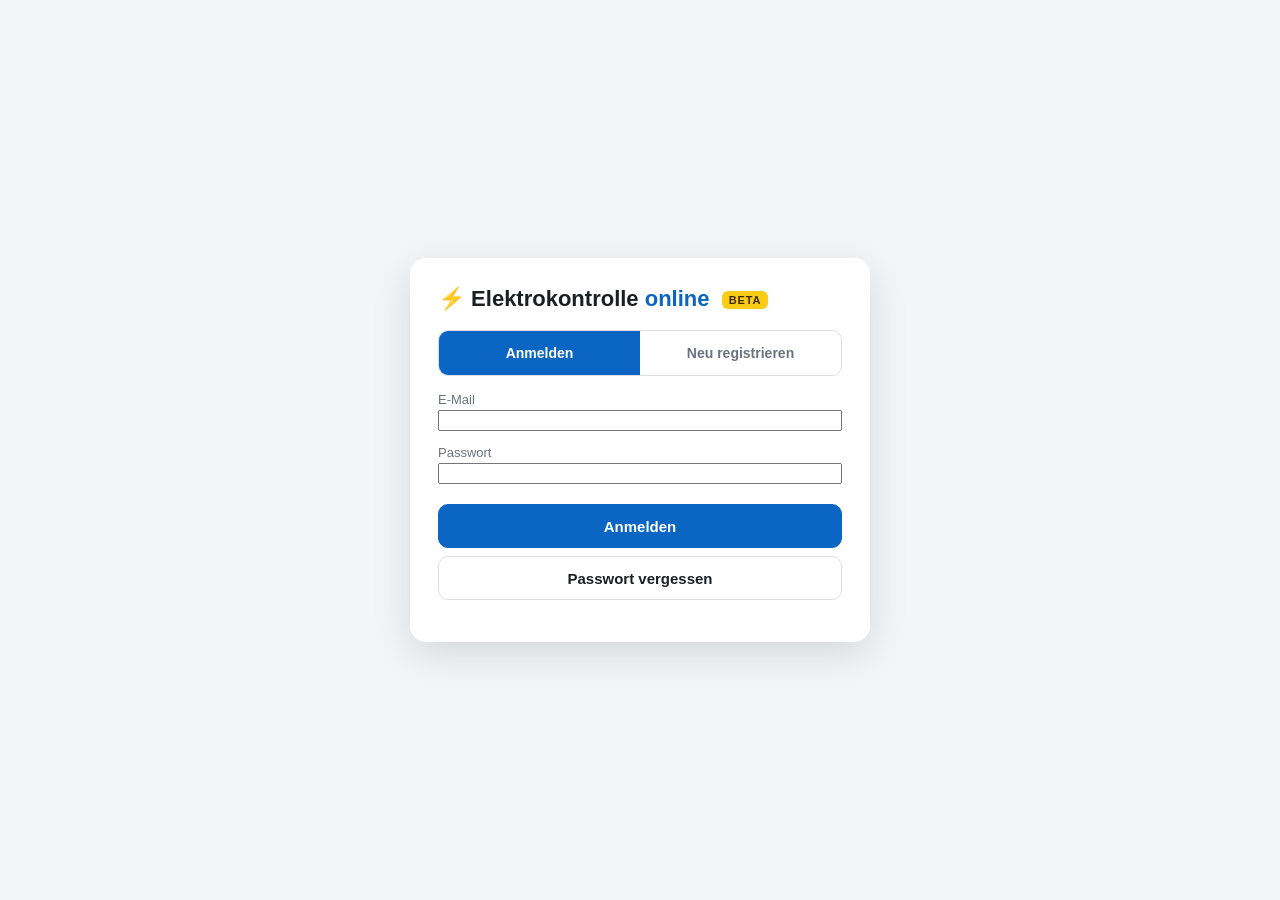
<file: index.html>
<!DOCTYPE html>
<html lang="de">
<head>
<meta charset="utf-8">
<meta name="viewport" content="width=device-width, initial-scale=1, viewport-fit=cover">
<meta name="apple-mobile-web-app-capable" content="yes">
<meta name="apple-mobile-web-app-status-bar-style" content="black-translucent">
<title>Elektrokontrolle online</title>
<link rel="manifest" href="manifest.webmanifest">
<link rel="apple-touch-icon" href="icon-180.png">
<link rel="stylesheet" href="app.css">
</head>
<body>

<!-- Anmeldung -->
<div id="auth" class="authwrap">
  <div class="authbox">
    <h1>⚡ Elektrokontrolle <span>online</span> <b class="beta">BETA</b></h1>

    <div id="authtabs" class="typtoggle">
      <button class="t_login on">Anmelden</button>
      <button class="t_reg">Neu registrieren</button>
    </div>

    <form id="loginform" autocomplete="on">
      <label class="f">E-Mail</label>
      <input type="email" id="l_mail" autocomplete="username" inputmode="email" autocapitalize="none" required>
      <label class="f">Passwort</label>
      <input type="password" id="l_pw" autocomplete="current-password" required>
      <button class="btn primary wide" type="submit">Anmelden</button>
      <button class="btn wide" type="button" id="l_forgot" style="margin-top:8px">Passwort vergessen</button>
    </form>

    <form id="regform" style="display:none" autocomplete="on">
      <label class="f">Firmen-Code <span class="hint" style="display:inline">– erhältst du von deinem Vorgesetzten</span></label>
      <input type="text" id="r_code" autocapitalize="characters" required>
      <div class="row">
        <div class="narrow" style="flex:0 0 110px"><label class="f">Kürzel</label><input type="text" id="r_kuerzel" autocapitalize="characters" maxlength="4" required></div>
        <div><label class="f">Vor- und Nachname</label><input type="text" id="r_name" autocomplete="name" required></div>
      </div>
      <label class="f">E-Mail</label>
      <input type="email" id="r_mail" autocomplete="username" inputmode="email" autocapitalize="none" required>
      <label class="f">Passwort <span class="hint" style="display:inline">– mindestens 8 Zeichen</span></label>
      <input type="password" id="r_pw" autocomplete="new-password" minlength="8" required>
      <button class="btn primary wide" type="submit">Registrieren</button>
    </form>

    <div id="authmsg" class="authmsg"></div>
  </div>
</div>

<!-- Anwendung -->
<div id="app" style="display:none">
  <div id="topbar">
    <div class="brand">⚡ Elektrokontrolle <span>online</span> <b class="beta">BETA</b></div>
    <div id="ctxtitle"></div>
    <div id="netstate" title="Verbindung"></div>
    <div id="savestate"></div>
    <button id="fsbtn" class="iconbtn" title="Vollbild">⛶</button>
    <button id="userbtn" class="iconbtn" title="Konto"></button>
  </div>

  <div id="view"></div>

  <div id="tabbar">
    <button data-view="kontrollen" class="active"><span>🏠</span>Start</button>
    <button data-view="kunde"><span>👤</span>Kunde</button>
    <button data-view="uv"><span>🔌</span>Anlagen</button>
    <button data-view="sicht"><span>👁</span>Sichtkontrolle</button>
    <button data-view="fill"><span>⚡</span>Ausfüllen</button>
    <button data-view="mess"><span>📋</span>Messen</button>
    <button data-view="maengel"><span>⚠️</span>Mängel</button>
    <button data-view="export"><span>📤</span>Abschluss</button>
    <button data-view="settings"><span>⚙️</span>Optionen</button>
  </div>
</div>

<div id="printarea"></div>

<script src="config.js"></script>
<script src="supabase.js"></script>
<script src="jspdf.min.js"></script>
<script src="qrcode.min.js"></script>
<script src="behebungspdf.js"></script>
<script src="app.js"></script>
</body>
</html>
</file>
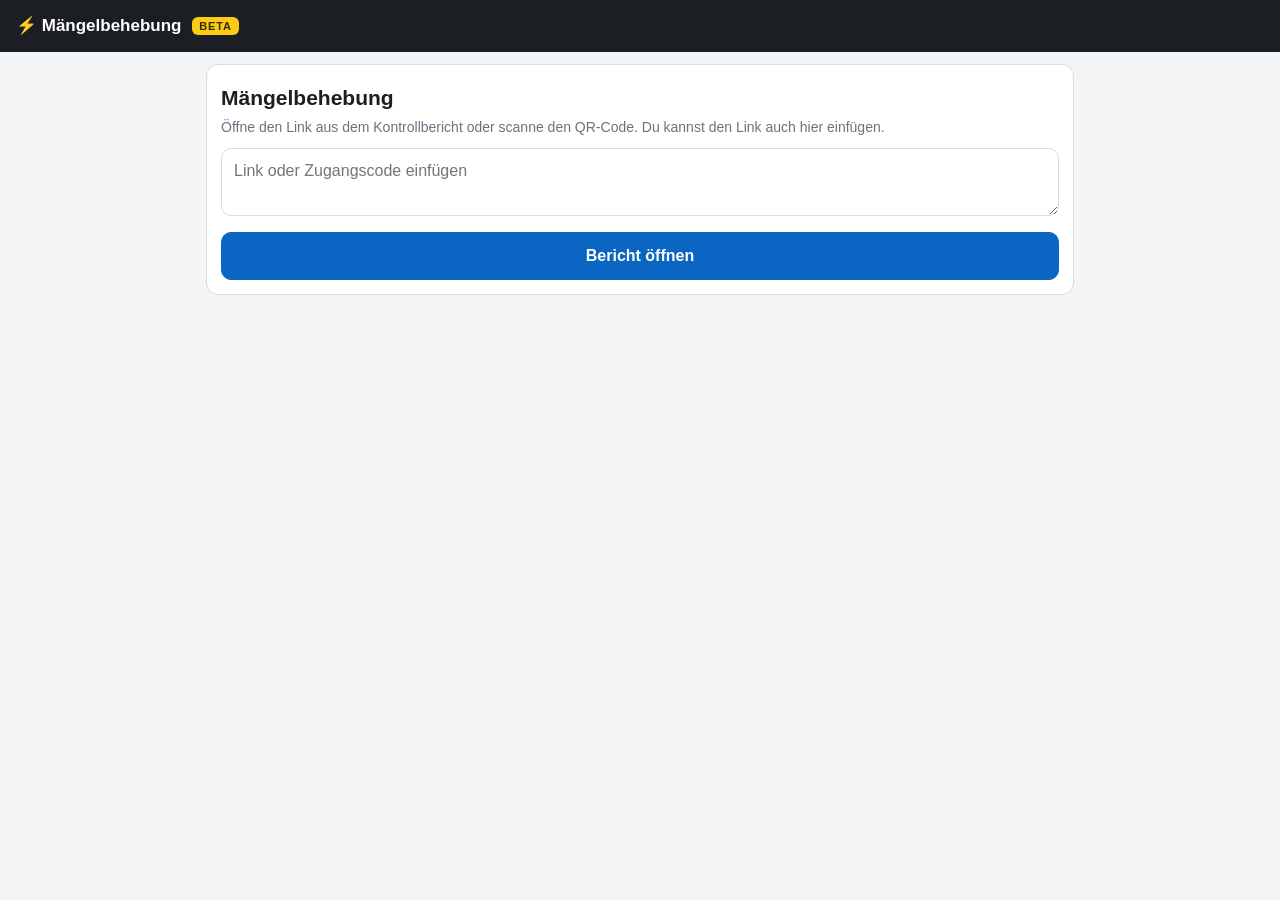
<file: behebung/index.html>
<!DOCTYPE html>
<html lang="de">
<head>
<meta charset="utf-8">
<meta name="viewport" content="width=device-width, initial-scale=1, viewport-fit=cover">
<meta name="robots" content="noindex, nofollow">
<meta name="referrer" content="no-referrer">
<meta name="theme-color" content="#1b1e23">
<title>Mängelbehebung</title>
<link rel="apple-touch-icon" href="../icon-180.png">
<link rel="stylesheet" href="behebung.css?v=5">
</head>
<body>

<header id="kopf">
  <div class="titel">⚡ Mängelbehebung <b class="beta">BETA</b></div>
  <div id="speicherstand" class="stand"></div>
</header>

<div id="offline" class="banner warn" hidden>⚡ <b>Keine Verbindung.</b> Eingaben sind gesperrt, bis die
  Verbindung zurück ist – sonst gingen sie verloren.</div>

<main id="inhalt">
  <div class="leer">Bericht wird geladen …</div>
</main>

<!-- Vollbild-Ansicht der Fotos -->
<div id="bildansicht" hidden>
  <div class="bv-leiste">
    <span id="bv-zahl"></span>
    <span id="bv-titel"></span>
    <button id="bv-zu" aria-label="Schliessen">✕</button>
  </div>
  <div id="bv-buehne"><img id="bv-bild" alt=""></div>
  <button id="bv-zurueck" class="bv-pfeil" aria-label="Vorheriges Foto">‹</button>
  <button id="bv-weiter" class="bv-pfeil" aria-label="Nächstes Foto">›</button>
</div>

<!-- ?v=… bei jeder neuen Fassung hochzählen: sonst liefert der Browser bis zu 10 Min. die alte Datei -->
<script src="../config.js"></script>
<script src="../jspdf.min.js"></script>
<script src="../behebungspdf.js?v=2"></script>
<script src="behebung.js?v=4"></script>
</body>
</html>
</file>
<file: app.css>
:root {
  --bg: #f4f5f7;
  --card: #ffffff;
  --ink: #1b1e23;
  --muted: #6b7280;
  --accent: #0a66c2;
  --accent-ink: #ffffff;
  --warn: #b45309;
  --danger: #b91c1c;
  --ok: #15803d;
  --line: #d9dce1;
  --yellow: #f6c500;
  --tab-h: 64px;
  --top-h: 52px;
}

* { box-sizing: border-box; touch-action: manipulation; }
html, body { margin: 0; padding: 0; }
body {
  font-family: -apple-system, "Helvetica Neue", Arial, sans-serif;
  background: var(--bg);
  color: var(--ink);
  -webkit-text-size-adjust: 100%;
}

#topbar {
  position: fixed; top: 0; left: 0; right: 0; height: calc(var(--top-h) + env(safe-area-inset-top));
  padding-top: env(safe-area-inset-top);
  background: #1b1e23; color: #fff;
  display: flex; align-items: center; gap: 12px;
  padding-left: 16px; padding-right: 16px;
  z-index: 50;
}
#apptitle { font-weight: 700; font-size: 17px; white-space: nowrap; }
#ctxtitle { flex: 1; font-size: 15px; color: #cbd2da; overflow: hidden; text-overflow: ellipsis; white-space: nowrap; }
#savestate { font-size: 13px; padding: 4px 10px; border-radius: 999px; background: #24406b; white-space: nowrap; }
#savestate.saved { background: #14532d; }
#savestate.saving { background: #92610a; }
#fsbtn {
  border: 1px solid #3a3f47; background: none; color: #cbd2da; cursor: pointer;
  font-size: 18px; line-height: 1; width: 36px; height: 36px; border-radius: 8px;
  flex: 0 0 auto; padding: 0;
}
#fsbtn.active { background: #24406b; color: #fff; }

#view {
  padding: calc(var(--top-h) + env(safe-area-inset-top) + 12px) 14px calc(var(--tab-h) + env(safe-area-inset-bottom) + 16px);
  max-width: 1200px; margin: 0 auto;
}

#tabbar {
  position: fixed; bottom: 0; left: 0; right: 0;
  height: calc(var(--tab-h) + env(safe-area-inset-bottom));
  padding-bottom: env(safe-area-inset-bottom);
  background: #ffffff; border-top: 1px solid var(--line);
  display: flex; z-index: 50;
}
#tabbar button {
  flex: 1; border: none; background: none; font-size: 11px; color: var(--muted);
  display: flex; flex-direction: column; align-items: center; justify-content: center; gap: 2px;
  padding: 6px 2px; cursor: pointer; font-family: inherit;
}
#tabbar button .ico { font-size: 20px; }
#tabbar button.active { color: var(--accent); font-weight: 700; }
#tabbar button:disabled { opacity: 0.35; }

h2 { font-size: 20px; margin: 6px 0 12px; }
h3 { font-size: 16px; margin: 18px 0 8px; }

.card {
  background: var(--card); border: 1px solid var(--line); border-radius: 12px;
  padding: 14px; margin-bottom: 14px;
}
.hint { font-size: 13px; color: var(--muted); margin: 6px 0; line-height: 1.45; }
.warntext { color: var(--warn); }

label.f { display: block; font-size: 13px; color: var(--muted); margin: 10px 0 3px; }
input[type=text], input[type=number], input[type=date], textarea, select {
  width: 100%; font-size: 16px; font-family: inherit; color: var(--ink);
  padding: 10px 12px; border: 1px solid var(--line); border-radius: 8px; background: #fff;
}
textarea { min-height: 90px; }
input:focus, textarea:focus, select:focus { outline: 2px solid var(--accent); border-color: var(--accent); }

.row { display: flex; gap: 10px; flex-wrap: wrap; }
.row > * { flex: 1; min-width: 140px; }
.row > .narrow { flex: 0 0 110px; min-width: 90px; }

button.btn {
  font-family: inherit; font-size: 15px; font-weight: 600;
  padding: 11px 16px; border-radius: 10px; border: 1px solid var(--line);
  background: #fff; color: var(--ink); cursor: pointer; min-height: 44px;
}
button.btn.primary { background: var(--accent); color: var(--accent-ink); border-color: var(--accent); }
button.btn.danger { color: var(--danger); border-color: #f3c1c1; }
button.btn.small { padding: 7px 12px; min-height: 36px; font-size: 14px; }
.btnrow { display: flex; gap: 10px; flex-wrap: wrap; margin: 10px 0; }

.chips { display: flex; gap: 8px; flex-wrap: wrap; margin: 8px 0 14px; }
.chip {
  font-family: inherit; font-size: 14px; font-weight: 600; cursor: pointer;
  padding: 9px 14px; border-radius: 999px; border: 1px solid var(--line); background: #fff; color: var(--ink);
  min-height: 40px;
}
.chip.active { background: var(--accent); border-color: var(--accent); color: #fff; }
.chip.add { border-style: dashed; color: var(--accent); }

/* Gruppen-Editor */
.gruppenrow { display: flex; gap: 8px; align-items: center; margin-bottom: 8px; }
.gruppenrow input.nr { flex: 0 0 90px; }
.gruppenrow input.bez { flex: 1; }
.gruppenrow button { flex: 0 0 auto; }
.iconbtn {
  font-family: inherit; border: 1px solid var(--line); background: #fff; border-radius: 8px;
  width: 40px; height: 40px; font-size: 16px; cursor: pointer;
}
.zuleitung-tag { font-size: 11px; font-weight: 700; color: #7c5e00; background: #fdf0bd; border-radius: 6px; padding: 3px 8px; }

/* Ausfüllen */
.filllayout { display: flex; gap: 14px; align-items: flex-start; }
.fillleft { flex: 0 0 320px; max-width: 45%; }
.fillright { flex: 1; position: sticky; top: calc(var(--top-h) + env(safe-area-inset-top) + 10px); }
.fillgroup {
  display: block; width: 100%; text-align: left; font-family: inherit; cursor: pointer;
  border: 1px solid var(--line); background: #fff; border-radius: 10px;
  padding: 10px 12px; margin-bottom: 8px; font-size: 14px;
}
.fillgroup.active { outline: 3px solid var(--accent); }
.fillgroup .gnr { font-weight: 700; margin-right: 8px; }
.fillgroup .gsum { display: block; color: var(--muted); font-size: 12.5px; margin-top: 3px; }
.fillgroup .gsum.done { color: var(--ok); font-weight: 600; }
.optlabel { font-size: 13px; font-weight: 700; color: var(--muted); margin: 12px 0 6px; text-transform: uppercase; letter-spacing: 0.4px; }
.optbtns { display: flex; flex-wrap: wrap; gap: 8px; }
.optbtns button {
  font-family: inherit; font-size: 15px; font-weight: 600; cursor: pointer;
  min-width: 58px; min-height: 46px; padding: 8px 12px;
  border: 1px solid var(--line); border-radius: 10px; background: #fff;
}
.optbtns button.sel { background: var(--yellow); border-color: #c9a200; }

/* Messtabelle: volle Bildschirmbreite, nur vertikal scrollen, Kopf bleibt stehen */
.tablewrap {
  overflow-y: auto; overflow-x: hidden; -webkit-overflow-scrolling: touch;
  border: 1px solid var(--line); border-radius: 10px; background: #fff;
  max-height: calc(100vh - var(--top-h) - var(--tab-h) - env(safe-area-inset-top) - env(safe-area-inset-bottom) - 190px);
}
table.mess { border-collapse: collapse; font-size: 13px; width: 100%; table-layout: fixed; }
table.mess th, table.mess td { border: 1px solid #e5e7eb; padding: 0; text-align: center; overflow: hidden; }
table.mess th {
  background: #eef1f5; font-size: 10px; line-height: 1.2; padding: 6px 2px;
  position: sticky; top: 0; z-index: 2; word-wrap: break-word; hyphens: auto;
}
table.mess td input {
  border: none; border-radius: 0; width: 100%; font-size: 13px; padding: 11px 2px; text-align: center; background: transparent;
}
table.mess td.wide input { text-align: left; padding-left: 5px; }
/* Bezeichnung bricht um und wächst mit dem Text */
table.mess td textarea {
  display: block; border: none; border-radius: 0; width: 100%; min-height: 0; resize: none; overflow: hidden;
  font: inherit; font-size: 13px; line-height: 1.3; padding: 11px 2px 11px 5px; text-align: left;
  background: transparent; white-space: pre-wrap; word-wrap: break-word;
}
/* Messen: Anlagen-Chips schiebbar, CSV-Knopf bleibt rechts stehen */
.messkopf { display: flex; align-items: center; gap: 10px; margin: 8px 0 14px; }
.messkopf .chips { flex: 1 1 auto; min-width: 0; margin: 0; flex-wrap: nowrap; overflow-x: auto;
  -webkit-overflow-scrolling: touch; scrollbar-width: none; padding: 2px 0; }
.messkopf .chips::-webkit-scrollbar { display: none; }
.messkopf .chip { flex: 0 0 auto; white-space: nowrap; }
.messkopf #mess_csv { flex: 0 0 auto; white-space: nowrap; }
table.mess tr.zuleitung { background: #fdf6d8; }

/* Mängel */
.mangelcard { border-left: 5px solid var(--warn); }
.mangelcard.infocard { border-left-color: var(--accent); }
.typtoggle { display: flex; border: 1px solid var(--line); border-radius: 10px; overflow: hidden; }
.typtoggle button {
  font-family: inherit; font-size: 14px; font-weight: 600; cursor: pointer;
  padding: 10px 14px; border: none; background: #fff; color: var(--muted); min-height: 44px;
}
.typtoggle button.on { background: var(--warn); color: #fff; }
.typtoggle button.t_info.on { background: var(--accent); }
.fotothumbs { display: flex; gap: 10px; flex-wrap: wrap; margin-top: 10px; }
.fotothumbs .thumb { position: relative; }
.fotothumbs img { width: 110px; height: 110px; object-fit: cover; border-radius: 10px; border: 1px solid var(--line); }
.fotothumbs .del {
  position: absolute; top: -8px; right: -8px; width: 28px; height: 28px; border-radius: 50%;
  border: none; background: var(--danger); color: #fff; font-size: 14px; cursor: pointer;
}

.kcard { display: flex; align-items: center; gap: 12px; }
.kcard.done { border-left: 5px solid var(--ok); }
.statusbadge {
  font-size: 12px; font-weight: 700; padding: 3px 10px; border-radius: 999px;
  background: #e3ecf7; color: var(--accent); vertical-align: middle; white-space: nowrap;
}
.statusbadge.sb-done { background: #d9f2e0; color: var(--ok); }
.zdel {
  border: none; background: none; color: var(--danger); cursor: pointer;
  font-size: 13px; padding: 2px 6px; vertical-align: middle;
}
.kcard .kinfo { flex: 1; }
.kcard .kinfo .kt { font-weight: 700; font-size: 16px; }
.kcard .kinfo .ks { font-size: 13px; color: var(--muted); margin-top: 3px; }

.empty { text-align: center; color: var(--muted); padding: 40px 10px; font-size: 15px; }

/* Druck / Bericht */
#printarea { display: none; }
@media print {
  body > #topbar, body > #tabbar, body > #view { display: none !important; }
  #printarea { display: block; padding: 5mm; } /* Sync 1.3: 5 mm Rand rundum, sonst werden Linien abgeschnitten */
  body { background: #fff; }
}
#printarea .rpthead { border: 1px solid #000; padding: 4mm 5mm; margin-bottom: 6mm; }
#printarea .rpttitle { display: flex; justify-content: space-between; align-items: baseline; border-bottom: 1px solid #000; padding-bottom: 2mm; margin-bottom: 3mm; }
#printarea h1 { font-size: 17pt; margin: 0; }
#printarea .rptsection { font-size: 14pt; margin: 6mm 0 3mm; }
#printarea .rptuv { font-size: 11.5pt; margin: 5mm 0 2mm; border-bottom: 1px solid #999; padding-bottom: 1mm; }
#printarea table.rpt { width: 100%; border-collapse: collapse; font-size: 10.5pt; }
#printarea table.rpt td { padding: 1.2mm 2mm; vertical-align: top; }
#printarea table.rpt td.lbl { color: #555; width: 34mm; }
#printarea .mangel { padding: 2mm 0 3mm 6mm; margin-bottom: 3mm; page-break-inside: avoid; }
#printarea .mangel .mnr { font-weight: 700; font-size: 11.5pt; margin-bottom: 1.5mm; margin-left: -6mm; }
#printarea .mangel .mtext { font-size: 10.5pt; line-height: 1.4; }
#printarea .mangel img { max-width: 80mm; max-height: 80mm; margin: 2mm 2mm 0 0; border: 1px solid #aaa; }
#printarea .rptsig { display: flex; justify-content: space-between; margin: 10mm 4mm 0; font-size: 10.5pt; page-break-inside: avoid; }
#printarea .rptsig .sigline { display: inline-block; width: 50mm; border-bottom: 1px solid #000; }
#printarea .rptsig img.sigimg { height: 16mm; vertical-align: middle; margin-left: 3mm; }
#printarea .erledigung { border: 1px solid #888; padding: 3mm 4mm; margin-top: 8mm; font-size: 10pt; line-height: 1.45; page-break-inside: avoid; }
#printarea .signconfirm { margin-top: 4mm; page-break-inside: avoid; }
#printarea .signhead { font-weight: 700; font-size: 10.5pt; border: 1px solid #000; border-bottom: none; padding: 2mm 3mm; background: #eee; }
#printarea table.signtable { width: 100%; border-collapse: collapse; font-size: 9.5pt; }
#printarea table.signtable td { border: 1px solid #000; width: 33.3%; height: 26mm; vertical-align: top; padding: 2mm; color: #333; }

@media (max-width: 800px) {
  .filllayout { flex-direction: column; }
  .fillleft { flex: 1; max-width: none; width: 100%; }
  .fillright { position: static; width: 100%; }
  #tabbar button { font-size: 10px; }
}

/* ---- Sync 1.1: Check-out, Nur-Ansicht, Suche & Import ---- */

.overlay { position: fixed; inset: 0; background: rgba(15, 23, 42, .5); display: flex; align-items: center; justify-content: center; z-index: 200; padding: 20px; }
.dialog { background: var(--card, #fff); border-radius: 14px; padding: 20px 22px; max-width: 500px; width: 100%; box-shadow: 0 14px 44px rgba(0, 0, 0, .3); }
.dialog h3 { margin: 0 0 10px; }
.dialog .dlgtext { margin-bottom: 16px; line-height: 1.45; }
.dialog .btnrow { gap: 8px; }

.robanner { background: #fff4dd; border: 1px solid #e3ab4a; color: #6e4a00; border-radius: 10px; padding: 10px 14px; margin-bottom: 14px; font-size: 14px; }

.okbanner { background: #e7f6e7; border: 1px solid #57a05a; color: #1d5220; border-radius: 10px; padding: 10px 14px; margin-bottom: 14px; font-size: 14px; }

/* Sync 1.3: Notizen (nur intern) – graue Karte */
.mangelcard.notizcard { border-left: 5px solid #9aa3af; background: #f6f7f9; }

/* Sync 1.3: Kürzel-Verzeichnis in den Optionen */
.vchip { display: inline-flex; align-items: center; gap: 6px; cursor: default; }
.vchip .vdel { border: none; background: none; color: #c0392b; cursor: pointer; font-size: 14px; padding: 0 2px; line-height: 1; }

.statusbadge.sb-lock { background: #e3ab4a; color: #402d00; }
.statusbadge.sb-me { background: var(--accent, #2f6fed); color: #fff; }

details#suchmenu summary { cursor: pointer; font-weight: 600; font-size: 16px; }
details#suchmenu[open] summary { margin-bottom: 10px; }

/* ---- Online-Plattform: Anmeldung, Verwaltung, Unterschrift ---- */

.authwrap { min-height: 100vh; display: flex; align-items: center; justify-content: center; padding: 20px; background: var(--bg, #f1f5f9); }
.authbox { background: #fff; border-radius: 16px; padding: 28px; max-width: 460px; width: 100%; box-shadow: 0 12px 40px rgba(0,0,0,.12); }
.authbox h1 { font-size: 22px; margin: 0 0 18px; }
.authbox h1 span { color: var(--accent, #2f6fed); }
.authbox .typtoggle { margin-bottom: 16px; }
.authbox input { margin-bottom: 4px; }
.btn.wide { width: 100%; justify-content: center; margin-top: 16px; }
.authmsg { margin-top: 14px; font-size: 14px; line-height: 1.45; }
.authmsg.fehler { color: #b3261e; }
.authmsg.ok { color: #1d5220; }

#netstate { font-size: 12px; color: #fbbf24; margin-left: 8px; }
#netstate.offline { font-weight: 700; }

.codebox { font-family: ui-monospace, Menlo, monospace; font-size: 20px; letter-spacing: 1px;
  background: #f1f5f9; border: 1px dashed #94a3b8; border-radius: 10px; padding: 12px 16px; margin: 8px 0; text-align: center; }

.sigpreview { border: 1px dashed var(--line, #cbd5e1); border-radius: 10px; padding: 8px; background: #fff; max-width: 340px; }
.sigpreview img { max-width: 100%; max-height: 110px; display: block; }
.sigdialog { max-width: 620px; }
.sigcanvas { width: 100%; height: 220px; border: 1px solid var(--line, #cbd5e1); border-radius: 10px;
  background: #fff; touch-action: none; display: block; margin-bottom: 12px; }

.kcard select.rollewahl { flex: 0 0 auto; width: auto; margin: 0 6px; }

/* Anmeldebox: Felder über die volle Breite, Umschalter in Akzentfarbe */
.authbox input { width: 100%; box-sizing: border-box; }
.authbox .typtoggle { display: flex; width: 100%; }
.authbox .typtoggle button { flex: 1; }
.authbox .typtoggle button.on { background: var(--accent, #2f6fed); color: #fff; border-color: var(--accent, #2f6fed); }

/* Echtzeit: wer arbeitet mit, und was hat sich soeben geändert */
#praesenz { display: flex; gap: 4px; margin-left: 8px; }
#praesenz .wer { background: var(--accent, #2f6fed); color: #fff; border-radius: 999px;
  font-size: 11px; font-weight: 700; padding: 2px 7px; }
input.fremdaenderung { background: #fff8dd; transition: background .4s; }

/* PV-Angaben: kompakte Tabellen im Reiter Anlagen */
.pvtab { overflow-x: auto; margin-bottom: 4px; }
.pvtab table { width: 100%; }
.pvtab th { font-size: 11px; }
.pvtab input { font-size: 13px; }

/* Statusverlauf und Arbeitszeit: eine Zeile je Eintrag mit Löschknopf */
.verlaufzeile { display: flex; align-items: center; gap: 8px; padding: 4px 0; border-bottom: 1px solid var(--line); }
.verlaufzeile:last-child { border-bottom: 0; }
.verlaufzeile .iconbtn { margin-left: auto; }

/* Anzeige, wenn Änderungen noch unterwegs sind */
#netstate.wartend { color: var(--accent); }

/* Knopfzeile, die beim Scrollen oben stehen bleibt (Reiter Mängel) */
.btnrow.klebrig {
  position: sticky;
  top: calc(var(--top-h) + env(safe-area-inset-top));
  z-index: 20;
  background: var(--bg);
  margin: 0 -14px;
  padding: 8px 14px;
  border-bottom: 1px solid var(--line);
}

/* ------------------------------------------------------------------
   Status der Anlage – Farbe UND Zeichen.
   Die geöffnete Anlage trägt dieselbe Farbe, stark aufgehellt.
   Gilt für die Anlagen-Chips, die Statusknöpfe und das Abzeichen.
   ------------------------------------------------------------------ */
.chip.st-eroeffnet,        button.btn.st-eroeffnet,        .statusbadge.st-eroeffnet        { background:#2563eb; border-color:#2563eb; color:#fff; }
.chip.st-gemessen,         button.btn.st-gemessen,         .statusbadge.st-gemessen         { background:#0e8f9c; border-color:#0e8f9c; color:#fff; }
.chip.st-unterschrieben,   button.btn.st-unterschrieben,   .statusbadge.st-unterschrieben   { background:#facc15; border-color:#eab308; color:#3a2a00; }
.chip.st-abgeschlossen,    button.btn.st-abgeschlossen,    .statusbadge.st-abgeschlossen    { background:#16a34a; border-color:#16a34a; color:#fff; }
.chip.st-beim_vnb,         button.btn.st-beim_vnb,         .statusbadge.st-beim_vnb         { background:#e07b16; border-color:#e07b16; color:#fff; }
.chip.st-genehmigt,        button.btn.st-genehmigt,        .statusbadge.st-genehmigt        { background:#16a34a; border-color:#16a34a; color:#fff; }   /* grün – Gelb heisst «unterschrieben» */
.chip.st-zurueckgewiesen,  button.btn.st-zurueckgewiesen,  .statusbadge.st-zurueckgewiesen  { background:#dc2626; border-color:#dc2626; color:#fff; }

.chip.st-eroeffnet.active,       button.btn.st-eroeffnet.active       { background:#ffffff; color:#1d4ed8; }
.chip.st-gemessen.active,        button.btn.st-gemessen.active        { background:#d6f2f5; color:#0a6570; }
.chip.st-unterschrieben.active,  button.btn.st-unterschrieben.active  { background:#fef9c3; color:#7a5a00; border-color:#eab308; }
.chip.st-abgeschlossen.active,   button.btn.st-abgeschlossen.active   { background:#d3f5de; color:#116e33; }
.chip.st-beim_vnb.active,        button.btn.st-beim_vnb.active        { background:#ffe6cd; color:#9c4f08; }
.chip.st-genehmigt.active,       button.btn.st-genehmigt.active       { background:#d3f5de; color:#116e33; }
.chip.st-zurueckgewiesen.active, button.btn.st-zurueckgewiesen.active { background:#fcd7d7; color:#9d1717; }

/* Statusknöpfe: nur der geltende Status trägt seine Farbe, die übrigen bleiben weiss */
.statusbadge.st-eroeffnet, .statusbadge.st-gemessen, .statusbadge.st-unterschrieben, .statusbadge.st-abgeschlossen,
.statusbadge.st-beim_vnb, .statusbadge.st-genehmigt, .statusbadge.st-zurueckgewiesen {
  font-size: 13px; padding: 5px 12px;
}

/* Eigentümer-Anzeige im Reiter Anlagen: nur der Name, Änderung über den Knopf */
.eiganzeige {
  border: 1px solid var(--line); border-radius: 10px; padding: 11px 14px;
  background: #fafbfc; font-weight: 600; min-height: 44px; display: flex; align-items: center; gap: 8px;
}
.eiganzeige .hint { font-weight: 400; }
.eigwahl { transition: border-color .12s; }
.eigwahl:hover { border-color: var(--accent); }

/* «BETA» neben dem Logo – nur in der App, nicht in den PDFs */
.beta, .authbox h1 .beta, .brand .beta {
  display: inline-block; vertical-align: middle; margin-left: 6px; padding: 2px 7px;
  font-size: 11px; font-weight: 800; letter-spacing: .08em; line-height: 1.3;
  color: #3a2a00; background: #facc15; border-radius: 6px;
}
</file>
<file: behebung/behebung.css>
/* Mängelbehebung – fürs Handy zuerst (375 px), auf iPad/PC einfach breiter.
   Farben wie die Kontroll-App. Schrift in Feldern mind. 16 px, sonst zoomt iOS hinein. */

:root {
  --bg: #f4f5f7;
  --card: #ffffff;
  --ink: #1b1e23;
  --muted: #6b7280;
  --accent: #0a66c2;
  --warn: #b45309;
  --danger: #b91c1c;
  --ok: #15803d;
  --ok-bg: #dcfce7;
  --nok-bg: #fee2e2;
  --line: #d9dce1;
  --kopf-h: 52px;
}

* { box-sizing: border-box; }
html, body { margin: 0; padding: 0; }
body {
  font-family: -apple-system, "Helvetica Neue", Arial, sans-serif;
  background: var(--bg); color: var(--ink);
  font-size: 16px; line-height: 1.45;
  -webkit-text-size-adjust: 100%;
}
[hidden] { display: none !important; }

#kopf {
  position: sticky; top: 0; z-index: 20;
  min-height: calc(var(--kopf-h) + env(safe-area-inset-top));
  padding: env(safe-area-inset-top) 16px 0;
  background: #1b1e23; color: #fff;
  display: flex; align-items: center; gap: 10px;
}
#kopf .titel { font-weight: 700; font-size: 17px; flex: 1; }
.stand { font-size: 13px; padding: 4px 10px; border-radius: 999px; background: #24406b; white-space: nowrap; }
.stand:empty { display: none; }
.stand.ok { background: #14532d; }
.stand.laeuft { background: #92610a; }
.stand.fehler { background: var(--danger); }

main { max-width: 900px; margin: 0 auto; padding: 12px 16px calc(40px + env(safe-area-inset-bottom)); }
.leer { text-align: center; color: var(--muted); padding: 48px 8px; }

.banner { margin: 12px 16px 0; padding: 12px 14px; border-radius: 10px; font-size: 15px; }
main .banner { margin: 0 0 14px; }
.banner.warn { background: #fef3c7; color: #78350f; border: 1px solid #fcd34d; }
.banner.info { background: #e0f2fe; color: #0c4a6e; border: 1px solid #7dd3fc; }
.banner.ok   { background: var(--ok-bg); color: #14532d; border: 1px solid #86efac; }
.banner.fehler { background: var(--nok-bg); color: #7f1d1d; border: 1px solid #fca5a5; }

.card {
  background: var(--card); border: 1px solid var(--line); border-radius: 12px;
  padding: 14px; margin-bottom: 14px;
}
h1 { font-size: 21px; margin: 4px 0 4px; }
h2 { font-size: 18px; margin: 22px 0 10px; }
.hint { font-size: 14px; color: var(--muted); }
.zeile { display: flex; flex-wrap: wrap; gap: 4px 16px; margin: 6px 0; }
.zeile > div { min-width: 140px; flex: 1; }
.lbl { font-size: 13px; color: var(--muted); }

/* Fortschritt: bleibt unter dem Kopf stehen */
#fortschritt {
  position: sticky; top: calc(var(--kopf-h) + env(safe-area-inset-top)); z-index: 15;
  margin: 0 -16px 14px; padding: 10px 16px;
  background: var(--bg); border-bottom: 1px solid var(--line);
  display: flex; align-items: center; gap: 12px; cursor: pointer;
}
#fortschritt .balken { flex: 1; height: 8px; background: #e5e7eb; border-radius: 99px; overflow: hidden; }
#fortschritt .balken i { display: block; height: 100%; background: var(--ok); transition: width .3s; }
#fortschritt .txt { font-size: 14px; font-weight: 600; white-space: nowrap; }

/* Anlage-Überschrift */
.anlage { font-size: 15px; font-weight: 700; color: var(--muted); text-transform: uppercase;
          letter-spacing: .03em; margin: 22px 0 8px; }

/* Eine Position */
.pos { scroll-margin-top: calc(var(--kopf-h) + 70px); }
.pos.offen { border-left: 5px solid var(--warn); }
.pos.behoben { border-left: 5px solid var(--ok); }
.pos.nicht_behoben { border-left: 5px solid var(--danger); }
.pos .kopfzeile { font-weight: 700; font-size: 17px; }
.pos .text { white-space: pre-wrap; margin: 6px 0 4px; }
.fotolabel { font-size: 12px; font-weight: 600; color: var(--muted); text-transform: uppercase;
             letter-spacing: .04em; margin: 10px 0 4px; }

/* Fotos: auf dem Handy bildschirmbreit, ab Tablet zwei nebeneinander */
.fotos { display: grid; grid-template-columns: 1fr; gap: 8px; }
@media (min-width: 640px) { .fotos { grid-template-columns: 1fr 1fr; } }
.foto { position: relative; border-radius: 10px; overflow: hidden; background: #e5e7eb;
        aspect-ratio: 4 / 3; cursor: zoom-in; border: 0; padding: 0; width: 100%; display: block; }
.foto img { width: 100%; height: 100%; object-fit: cover; display: block; }
.foto .weg { position: absolute; top: 8px; right: 8px; width: 40px; height: 40px; border-radius: 50%;
             border: 0; background: rgba(0,0,0,.6); color: #fff; font-size: 18px; cursor: pointer; }
.foto.laedt { display: flex; align-items: center; justify-content: center; color: var(--muted); cursor: default; }

/* Rückmeldung */
.rm { margin-top: 14px; padding-top: 12px; border-top: 1px dashed var(--line); }
.rm-titel { font-weight: 700; font-size: 15px; margin-bottom: 8px; }
.wahl { display: grid; grid-template-columns: 1fr 1fr; gap: 10px; }
.wahl button {
  min-height: 52px; border-radius: 10px; border: 2px solid var(--line); background: #fff;
  font-size: 16px; font-weight: 700; color: var(--ink); cursor: pointer;
}
.wahl button.ja.an   { background: var(--ok-bg); border-color: var(--ok); color: #14532d; }
.wahl button.nein.an { background: var(--nok-bg); border-color: var(--danger); color: #7f1d1d; }
textarea {
  width: 100%; min-height: 84px; margin-top: 10px; padding: 10px 12px;
  font: inherit; font-size: 16px; color: var(--ink);
  border: 1px solid var(--line); border-radius: 10px; background: #fff; resize: vertical;
}
textarea:focus { outline: 2px solid var(--accent); border-color: var(--accent); }
.feld, .codefeld {
  width: 100%; min-height: 48px; padding: 10px 12px; font: inherit; font-size: 16px; color: var(--ink);
  border: 1px solid var(--line); border-radius: 10px; background: #fff;
}
.codefeld { font-size: 26px; letter-spacing: .35em; text-align: center; font-variant-numeric: tabular-nums; margin-top: 4px; }
.feld:focus, .codefeld:focus { outline: 2px solid var(--accent); border-color: var(--accent); }
.signfeld {
  display: block; width: 100%; height: 170px; margin-top: 4px; touch-action: none;
  border: 2px dashed var(--line); border-radius: 10px; background: #fff;
}
.zuletzt { font-size: 13px; color: var(--muted); margin-top: 6px; min-height: 18px; }
.zuletzt.fehler { color: var(--danger); font-weight: 600; }

.btn {
  display: inline-flex; align-items: center; justify-content: center; gap: 6px;
  min-height: 48px; padding: 0 18px; border-radius: 10px; font-size: 16px; font-weight: 600;
  border: 1px solid var(--line); background: #fff; color: var(--ink); cursor: pointer;
}
.btn.primary { background: var(--accent); border-color: var(--accent); color: #fff; }
.btn.voll { width: 100%; margin-top: 10px; }
.btn:disabled, .wahl button:disabled { opacity: .5; cursor: default; }
.dateiwahl { position: absolute; width: 1px; height: 1px; opacity: 0; pointer-events: none; }

/* Gesperrte Ansicht (nach der Unterschrift / ohne Verbindung) */
.gesperrt .wahl button:not(.an), .gesperrt .foto .weg { display: none; }

/* ---------- Vollbild-Ansicht ---------- */
#bildansicht {
  position: fixed; inset: 0; z-index: 100; background: #000; color: #fff;
  touch-action: none; user-select: none; -webkit-user-select: none;
}
.bv-leiste {
  position: absolute; top: 0; left: 0; right: 0; z-index: 2;
  padding: calc(env(safe-area-inset-top) + 8px) 12px 8px;
  display: flex; align-items: center; gap: 12px;
  background: linear-gradient(rgba(0,0,0,.7), rgba(0,0,0,0));
}
#bv-zahl { font-weight: 700; }
#bv-titel { flex: 1; font-size: 14px; color: #d1d5db; overflow: hidden; text-overflow: ellipsis; white-space: nowrap; }
#bv-zu { width: 44px; height: 44px; border-radius: 50%; border: 0; background: rgba(255,255,255,.15);
         color: #fff; font-size: 20px; cursor: pointer; }
#bv-buehne { position: absolute; inset: 0; display: flex; align-items: center; justify-content: center; overflow: hidden; }
#bv-bild { max-width: 100%; max-height: 100%; transform-origin: 0 0; will-change: transform; }
.bv-pfeil {
  position: absolute; top: 50%; transform: translateY(-50%); z-index: 2;
  width: 48px; height: 64px; border: 0; background: rgba(255,255,255,.12); color: #fff;
  font-size: 34px; cursor: pointer; border-radius: 8px;
}
#bv-zurueck { left: 8px; } #bv-weiter { right: 8px; }
@media (hover: none) { .bv-pfeil { display: none; } }   /* auf dem Handy wischt man */

/* «BETA» neben dem Titel */
.beta { display: inline-block; vertical-align: middle; margin-left: 6px; padding: 2px 7px; font-size: 11px;
        font-weight: 800; letter-spacing: .08em; line-height: 1.3; color: #3a2a00; background: #facc15; border-radius: 6px; }
</file>
